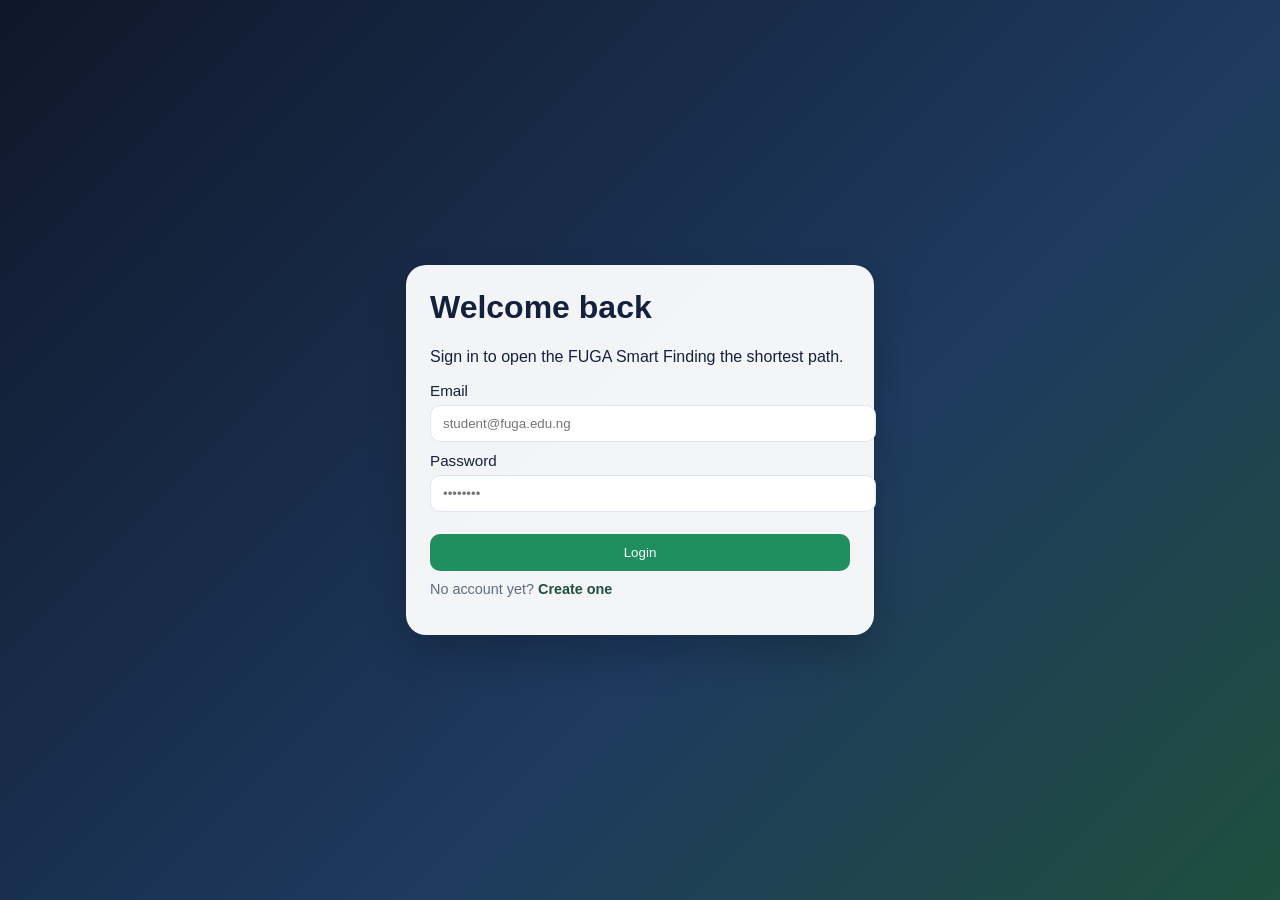
<file: index.html>
<!DOCTYPE html>
<html lang="en">
  <head>
    <meta charset="UTF-8" />
    <meta http-equiv="refresh" content="0; url=login.html" />
    <title>FUGA Navigation</title>
  </head>
  <body>
    Redirecting to the login page...
  </body>
</html>
</file>
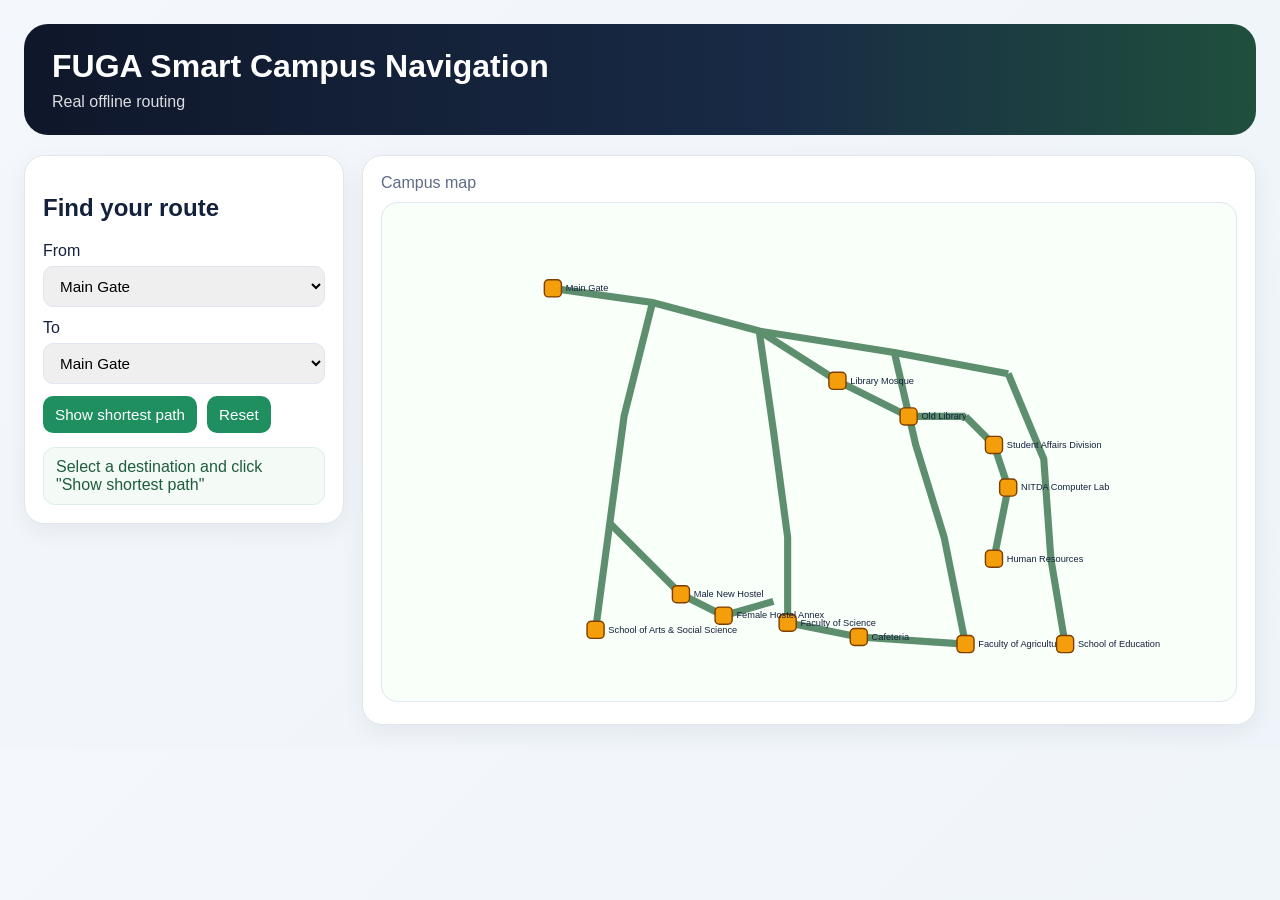
<file: dashboard-test.html>
<!DOCTYPE html>
<html lang="en">
  <head>
    <meta charset="UTF-8" />
    <meta name="viewport" content="width=device-width, initial-scale=1.0" />
    <title>FUGA Smart Campus Navigation</title>
    <style>
      :root {
        color-scheme: light;
        font-family: "Segoe UI", Roboto, Arial, sans-serif;
        --bg: #f4f7fb;
        --card: #ffffff;
        --text: #14213d;
        --muted: #5e6b85;
        --accent: #1f8f5f;
        --border: #dfe6ef;
      }
      * { box-sizing: border-box; }
      body { margin: 0; background: linear-gradient(135deg, #f4f7fb 0%, #eef4f9 100%); color: var(--text); }
      .app-shell { padding: 24px; }
      .hero {
        display: flex;
        justify-content: space-between;
        align-items: center;
        gap: 20px;
        margin-bottom: 20px;
        padding: 24px 28px;
        border-radius: 24px;
        background: linear-gradient(90deg, #0f172a, #182a45 60%, #1f4f3d);
        color: #fff;
      }
      .layout { display: grid; grid-template-columns: 320px 1fr; gap: 18px; }
      .card {
        background: var(--card);
        border: 1px solid var(--border);
        border-radius: 20px;
        padding: 18px;
        box-shadow: 0 8px 24px rgba(15, 23, 42, 0.06);
      }
      .field { display: flex; flex-direction: column; gap: 6px; margin-bottom: 12px; }
      select, button { border: 1px solid var(--border); border-radius: 10px; padding: 10px 12px; font-size: 0.95rem; }
      button { background: var(--accent); color: #fff; cursor: pointer; border: none; }
      .actions { display: flex; gap: 10px; margin-top: 6px; }
      #summary { margin-top: 14px; padding: 10px 12px; background: #f4fbf7; border: 1px solid #dcefe6; border-radius: 12px; color: #1f5c3d; min-height: 50px; }
      #campusMap { width: 100%; height: 500px; background: #f9fff9; border-radius: 16px; border: 1px solid var(--border); }
    </style>
  </head>
  <body>
    <div class="app-shell">
      <header class="hero">
        <div>
          <h1 style="margin: 0; font-size: 2rem; color: #fff;">FUGA Smart Campus Navigation</h1>
          <p style="margin: 8px 0 0 0; color: rgba(255,255,255,0.85);">Real offline routing</p>
        </div>
      </header>

      <main class="layout">
        <section class="sidebar">
          <div class="card">
            <h2>Find your route</h2>
            <label class="field">
              <span>From</span>
              <select id="startSelect"></select>
            </label>
            <label class="field">
              <span>To</span>
              <select id="endSelect"></select>
            </label>
            <div class="actions">
              <button id="routeBtn">Show shortest path</button>
              <button id="clearBtn">Reset</button>
            </div>
            <div id="summary"></div>
          </div>
        </section>

        <section class="card">
          <div style="margin-bottom: 10px; color: var(--muted);">Campus map</div>
          <svg id="campusMap" viewBox="0 0 1000 700"></svg>
        </section>
      </main>
    </div>

    <script>
      // ALL LOGIC INLINE - NO MODULES

      function dijkstra(graph, startNodeId, endNodeId) {
        const visited = new Set();
        const distances = {};
        const previous = {};
        const nodes = Object.keys(graph.nodes);

        nodes.forEach((nodeId) => {
          distances[nodeId] = Number.POSITIVE_INFINITY;
        });

        distances[startNodeId] = 0;

        while (visited.size < nodes.length) {
          let currentNode = null;
          let currentDistance = Number.POSITIVE_INFINITY;

          nodes.forEach((nodeId) => {
            if (!visited.has(nodeId) && distances[nodeId] < currentDistance) {
              currentNode = nodeId;
              currentDistance = distances[nodeId];
            }
          });

          if (!currentNode || currentDistance === Number.POSITIVE_INFINITY) break;

          visited.add(currentNode);

          const node = graph.nodes[currentNode];
          Object.entries(node.neighbors).forEach(([neighborId, weight]) => {
            const nextDistance = distances[currentNode] + weight;
            if (nextDistance < distances[neighborId]) {
              distances[neighborId] = nextDistance;
              previous[neighborId] = currentNode;
            }
          });

          if (currentNode === endNodeId) break;
        }

        if (distances[endNodeId] === Number.POSITIVE_INFINITY) return [];

        const path = [];
        let cursor = endNodeId;
        while (cursor) {
          path.unshift(cursor);
          cursor = previous[cursor];
        }

        return path;
      }

      function buildCampusGraph(roadsGeojson, buildingsGeojson) {
        const nodes = {};
        const coordMap = {}; // Map coordinates to node IDs for snapping

        const ensureNode = (id, label, x, y) => {
          // Check if a node already exists at this coordinate
          const coordKey = `${Math.round(x)},${Math.round(y)}`;
          if (coordMap[coordKey]) {
            return nodes[coordMap[coordKey]];
          }

          if (!nodes[id]) {
            nodes[id] = { id, label, x, y, neighbors: {} };
          }
          coordMap[coordKey] = id;
          return nodes[id];
        };

        const addEdge = (fromId, toId, weight) => {
          if (!nodes[fromId] || !nodes[toId]) return;
          nodes[fromId].neighbors[toId] = weight;
          nodes[toId].neighbors[fromId] = weight;
        };

        const distance = (a, b) => Math.hypot(a[0] - b[0], a[1] - b[1]);

        // Build road nodes and connect them
        roadsGeojson.features.forEach((feature) => {
          const coords = feature.geometry.coordinates;
          const roadName = feature.properties?.name || "Road";
          const nodeIds = [];

          // First, ensure all nodes exist (and snap to existing ones)
          for (let i = 0; i < coords.length; i++) {
            const coord = coords[i];
            const nodeId = `${roadName}-p${i}`;
            const node = ensureNode(nodeId, `${roadName} junction`, coord[0], coord[1]);
            nodeIds.push(node.id);
          }

          // Then connect adjacent nodes
          for (let i = 0; i < nodeIds.length - 1; i++) {
            addEdge(nodeIds[i], nodeIds[i + 1], distance(coords[i], coords[i + 1]));
          }
        });

        // Add buildings and connect to nearest road
        buildingsGeojson.features.forEach((building) => {
          const buildingId = building.properties?.id;
          const [x, y] = building.geometry.coordinates;
          
          // Always create the building node (don't snap to road nodes)
          if (!nodes[buildingId]) {
            nodes[buildingId] = { id: buildingId, label: building.properties?.name, x, y, neighbors: {} };
          }

          let nearestId = null;
          let nearestDistance = Number.POSITIVE_INFINITY;

          Object.values(nodes).forEach((node) => {
            if (node.id === buildingId) return;
            const d = Math.hypot(node.x - x, node.y - y);
            if (d < nearestDistance) {
              nearestDistance = d;
              nearestId = node.id;
            }
          });

          if (nearestId) {
            addEdge(buildingId, nearestId, nearestDistance * 0.35);
          }
        });

        return { nodes };
      }

      // Initialize app
      const svg = document.getElementById('campusMap');
      const startSelect = document.getElementById('startSelect');
      const endSelect = document.getElementById('endSelect');
      const routeBtn = document.getElementById('routeBtn');
      const clearBtn = document.getElementById('clearBtn');
      const summary = document.getElementById('summary');

      let graph = null;
      let buildingNames = [];
      let roadsGeojson = null;
      let buildingsGeojson = null;

      // Expose to window for debugging
      window.debugGraph = () => ({
        graph,
        buildingNames,
        nodeCount: graph ? Object.keys(graph.nodes).length : 0
      });

      async function init() {
        try {
          // Load data
          const [r1, r2] = await Promise.all([
            fetch('./data/roads.geojson').then(r => r.json()),
            fetch('./data/buildings.geojson').then(r => r.json())
          ]);
          roadsGeojson = r1;
          buildingsGeojson = r2;

          // Build graph
          graph = buildCampusGraph(roadsGeojson, buildingsGeojson);
          buildingNames = buildingsGeojson.features.map(f => f.properties?.name).filter(Boolean);

          // Populate selects
          const opts = buildingNames.map(n => `<option>${n}</option>`).join('');
          startSelect.innerHTML = opts;
          endSelect.innerHTML = opts;

          // Render campus
          svg.innerHTML = '';
          
          // Draw roads
          const roadGroup = document.createElementNS('http://www.w3.org/2000/svg', 'g');
          roadsGeojson.features.forEach(feature => {
            const coords = feature.geometry.coordinates;
            const pathData = coords.map((p, i) => `${i === 0 ? 'M' : 'L'} ${p[0]} ${p[1]}`).join(' ');
            const line = document.createElementNS('http://www.w3.org/2000/svg', 'path');
            line.setAttribute('d', pathData);
            line.setAttribute('stroke', '#5d8f6e');
            line.setAttribute('stroke-width', '10');
            line.setAttribute('fill', 'none');
            roadGroup.appendChild(line);
          });
          svg.appendChild(roadGroup);

          // Draw buildings
          const bldgGroup = document.createElementNS('http://www.w3.org/2000/svg', 'g');
          buildingsGeojson.features.forEach(feature => {
            const [x, y] = feature.geometry.coordinates;
            const rect = document.createElementNS('http://www.w3.org/2000/svg', 'rect');
            rect.setAttribute('x', x - 12);
            rect.setAttribute('y', y - 12);
            rect.setAttribute('width', '24');
            rect.setAttribute('height', '24');
            rect.setAttribute('rx', '6');
            rect.setAttribute('fill', '#f59e0b');
            rect.setAttribute('stroke', '#7c3f00');
            rect.setAttribute('stroke-width', '2');
            bldgGroup.appendChild(rect);

            const text = document.createElementNS('http://www.w3.org/2000/svg', 'text');
            text.setAttribute('x', x + 18);
            text.setAttribute('y', y + 4);
            text.setAttribute('fill', '#14213d');
            text.setAttribute('font-size', '13');
            text.textContent = feature.properties?.name;
            bldgGroup.appendChild(text);
          });
          svg.appendChild(bldgGroup);

          // Add route layer
          const routeGroup = document.createElementNS('http://www.w3.org/2000/svg', 'g');
          routeGroup.setAttribute('id', 'route-layer');
          svg.appendChild(routeGroup);

          summary.textContent = 'Select a destination and click "Show shortest path"';
        } catch (err) {
          summary.textContent = `Error: ${err.message}`;
          console.error(err);
        }
      }

      // Handle route button
      routeBtn.addEventListener('click', () => {
        const start = startSelect.value;
        const end = endSelect.value;
        const startId = buildingsGeojson.features.find(f => f.properties?.name === start)?.properties?.id;
        const endId = buildingsGeojson.features.find(f => f.properties?.name === end)?.properties?.id;

        if (!startId || !endId) {
          summary.textContent = 'Invalid selection';
          return;
        }

        const path = dijkstra(graph, startId, endId);
        const routeLayer = document.getElementById('route-layer');
        routeLayer.innerHTML = '';

        if (path.length > 0) {
          const points = path.map(id => {
            const node = graph.nodes[id];
            return `${node.x},${node.y}`;
          }).join(' ');

          const polyline = document.createElementNS('http://www.w3.org/2000/svg', 'polyline');
          polyline.setAttribute('points', points);
          polyline.setAttribute('fill', 'none');
          polyline.setAttribute('stroke', '#ef4444');
          polyline.setAttribute('stroke-width', '8');
          polyline.setAttribute('stroke-linecap', 'round');
          routeLayer.appendChild(polyline);

          let distance = 0;
          for (let i = 0; i < path.length - 1; i++) {
            const n1 = graph.nodes[path[i]];
            const n2 = graph.nodes[path[i + 1]];
            distance += Math.hypot(n1.x - n2.x, n1.y - n2.y);
          }
          const time = Math.max(4, Math.round((distance / 90) * 60));

          summary.innerHTML = `<strong>Route found!</strong><br/>Distance: ${distance.toFixed(1)} units · Time: ${time} min`;
        } else {
          summary.textContent = 'No route found';
        }
      });

      clearBtn.addEventListener('click', () => {
        document.getElementById('route-layer').innerHTML = '';
        summary.textContent = 'Select a destination';
      });

      // Start
      init();
    </script>
  </body>
</html>
</file>
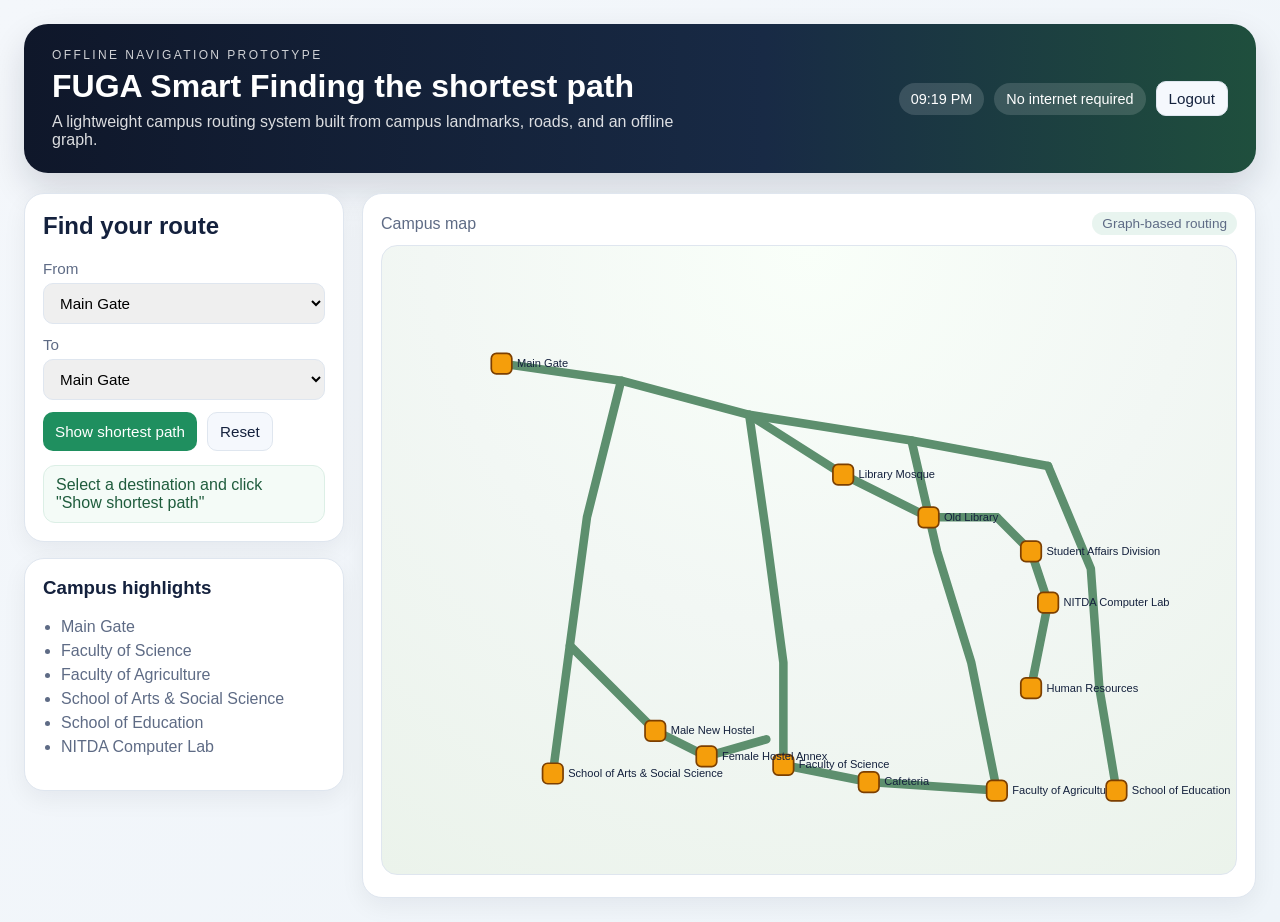
<file: dashboard.html>
<!DOCTYPE html>
<html lang="en">
  <head>
    <meta charset="UTF-8" />
    <meta name="viewport" content="width=device-width, initial-scale=1.0" />
    <title>FUGA Smart Finding the shortest path</title>
    <style>
      :root {
        color-scheme: light;
        font-family: "Segoe UI", Roboto, Arial, sans-serif;
        --bg: #f4f7fb;
        --card: #ffffff;
        --text: #14213d;
        --muted: #5e6b85;
        --accent: #1f8f5f;
        --border: #dfe6ef;
      }
      * { box-sizing: border-box; }
      body { margin: 0; background: linear-gradient(135deg, #f4f7fb 0%, #eef4f9 100%); color: var(--text); }
      .app-shell { padding: 24px; }
      .hero {
        display: flex;
        justify-content: space-between;
        align-items: center;
        gap: 20px;
        margin-bottom: 20px;
        padding: 24px 28px;
        border-radius: 24px;
        background: linear-gradient(90deg, #0f172a, #182a45 60%, #1f4f3d);
        color: #fff;
        box-shadow: 0 16px 35px rgba(15, 23, 42, 0.14);
      }
      .eyebrow { text-transform: uppercase; letter-spacing: 0.2em; font-size: 0.75rem; opacity: 0.8; margin: 0 0 6px; }
      .hero h1 { margin: 0 0 8px; font-size: 2rem; }
      .hero-copy { margin: 0; max-width: 640px; color: rgba(255,255,255,0.85); }
      .pill { padding: 8px 12px; border-radius: 999px; background: rgba(255,255,255,0.14); font-size: 0.9rem; }
      .hero-actions { display: flex; align-items: center; gap: 10px; }
      .logout-btn { background: #ef4444; padding: 8px 12px; }
      .layout { display: grid; grid-template-columns: 320px 1fr; gap: 18px; }
      .sidebar { display: flex; flex-direction: column; gap: 16px; }
      .card {
        background: var(--card);
        border: 1px solid var(--border);
        border-radius: 20px;
        padding: 18px;
        box-shadow: 0 8px 24px rgba(15, 23, 42, 0.06);
      }
      .card h2, .card h3 { margin-top: 0; }
      .field { display: flex; flex-direction: column; gap: 6px; margin-bottom: 12px; }
      .field span { font-size: 0.95rem; color: var(--muted); }
      select, button { border: 1px solid var(--border); border-radius: 10px; padding: 10px 12px; font-size: 0.95rem; }
      button { background: var(--accent); color: #fff; cursor: pointer; border: none; transition: transform 0.15s ease; }
      button:hover { transform: translateY(-1px); }
      button.ghost { background: #f5f8fd; color: var(--text); border: 1px solid var(--border); }
      .actions { display: flex; gap: 10px; margin-top: 6px; }
      #summary { margin-top: 14px; padding: 10px 12px; background: #f4fbf7; border: 1px solid #dcefe6; border-radius: 12px; color: #1f5c3d; min-height: 50px; }
      #campusMap { width: 100%; height: min(70vh, 700px); background: radial-gradient(circle at top, #f9fff9 0%, #f2f7f4 50%, #ebf3eb 100%); border-radius: 16px; border: 1px solid var(--border); }
      ul { padding-left: 18px; color: var(--muted); }
      li + li { margin-top: 6px; }
      @media (max-width: 960px) {
        .layout { grid-template-columns: 1fr; }
        .sidebar { order: 2; }
      }
    </style>
  </head>
  <body>
    <div class="app-shell">
      <header class="hero">
        <div>
          <p class="eyebrow">Offline navigation prototype</p>
          <h1>FUGA Smart Finding the shortest path</h1>
          <p class="hero-copy">
            A lightweight campus routing system built from campus landmarks, roads, and an offline graph.
          </p>
        </div>
        <div class="hero-actions">
          <div id="clock" class="pill">--:--</div>
          <div class="pill">No internet required</div>
          <button id="logoutBtn" class="ghost logout-btn">Logout</button>
        </div>
      </header>

      <main class="layout">
        <section class="sidebar">
          <div class="card">
            <h2>Find your route</h2>
            <label class="field">
              <span>From</span>
              <select id="startSelect"></select>
            </label>
            <label class="field">
              <span>To</span>
              <select id="endSelect"></select>
            </label>
            <div class="actions">
              <button id="routeBtn">Show shortest path</button>
              <button id="clearBtn" class="ghost">Reset</button>
            </div>
            <div id="summary"></div>
          </div>

          <div class="card">
            <h3>Campus highlights</h3>
            <ul>
              <li>Main Gate</li>
              <li>Faculty of Science</li>
              <li>Faculty of Agriculture</li>
              <li>School of Arts &amp; Social Science</li>
              <li>School of Education</li>
              <li>NITDA Computer Lab</li>
            </ul>
          </div>
        </section>

        <section class="card">
          <div style="display: flex; justify-content: space-between; align-items: center; margin-bottom: 10px; color: var(--muted);">
            <span>Campus map</span>
            <span style="padding: 4px 10px; border-radius: 20px; background: rgba(31, 143, 95, 0.1); font-size: 0.85rem;">Graph-based routing</span>
          </div>
          <svg id="campusMap" viewBox="0 0 1000 700" role="img" aria-label="Campus navigation map"></svg>
        </section>
      </main>
    </div>

    <script>
      // Dijkstra's shortest path algorithm
      function dijkstra(graph, startNodeId, endNodeId) {
        const visited = new Set();
        const distances = {};
        const previous = {};
        const nodes = Object.keys(graph.nodes);

        nodes.forEach(nodeId => {
          distances[nodeId] = Number.POSITIVE_INFINITY;
        });

        distances[startNodeId] = 0;

        while (visited.size < nodes.length) {
          let currentNode = null;
          let currentDistance = Number.POSITIVE_INFINITY;

          nodes.forEach(nodeId => {
            if (!visited.has(nodeId) && distances[nodeId] < currentDistance) {
              currentNode = nodeId;
              currentDistance = distances[nodeId];
            }
          });

          if (!currentNode || currentDistance === Number.POSITIVE_INFINITY) break;

          visited.add(currentNode);

          const node = graph.nodes[currentNode];
          Object.entries(node.neighbors).forEach(([neighborId, weight]) => {
            const nextDistance = distances[currentNode] + weight;
            if (nextDistance < distances[neighborId]) {
              distances[neighborId] = nextDistance;
              previous[neighborId] = currentNode;
            }
          });

          if (currentNode === endNodeId) break;
        }

        if (distances[endNodeId] === Number.POSITIVE_INFINITY) return [];

        const path = [];
        let cursor = endNodeId;
        while (cursor) {
          path.unshift(cursor);
          cursor = previous[cursor];
        }

        return path;
      }

      // Build campus routing graph from GeoJSON
      function buildCampusGraph(roadsGeojson, buildingsGeojson) {
        const nodes = {};
        const coordMap = {};

        const ensureNode = (id, label, x, y) => {
          const coordKey = `${Math.round(x)},${Math.round(y)}`;
          if (coordMap[coordKey]) {
            return nodes[coordMap[coordKey]];
          }

          if (!nodes[id]) {
            nodes[id] = { id, label, x, y, neighbors: {} };
          }
          coordMap[coordKey] = id;
          return nodes[id];
        };

        const addEdge = (fromId, toId, weight) => {
          if (!nodes[fromId] || !nodes[toId]) return;
          nodes[fromId].neighbors[toId] = weight;
          nodes[toId].neighbors[fromId] = weight;
        };

        const distance = (a, b) => Math.hypot(a[0] - b[0], a[1] - b[1]);

        // Add road nodes and connect them
        roadsGeojson.features.forEach(feature => {
          const coords = feature.geometry.coordinates;
          const roadName = feature.properties?.name || "Road";
          const nodeIds = [];

          for (let i = 0; i < coords.length; i++) {
            const coord = coords[i];
            const nodeId = `${roadName}-p${i}`;
            const node = ensureNode(nodeId, `${roadName} junction`, coord[0], coord[1]);
            nodeIds.push(node.id);
          }

          for (let i = 0; i < nodeIds.length - 1; i++) {
            addEdge(nodeIds[i], nodeIds[i + 1], distance(coords[i], coords[i + 1]));
          }
        });

        // Add buildings and connect to nearest road
        buildingsGeojson.features.forEach(building => {
          const buildingId = building.properties?.id;
          const [x, y] = building.geometry.coordinates;
          
          if (!nodes[buildingId]) {
            nodes[buildingId] = { id: buildingId, label: building.properties?.name, x, y, neighbors: {} };
          }

          let nearestId = null;
          let nearestDistance = Number.POSITIVE_INFINITY;

          Object.values(nodes).forEach(node => {
            if (node.id === buildingId) return;
            const d = Math.hypot(node.x - x, node.y - y);
            if (d < nearestDistance) {
              nearestDistance = d;
              nearestId = node.id;
            }
          });

          if (nearestId) {
            const dist = Math.hypot(nodes[nearestId].x - x, nodes[nearestId].y - y);
            addEdge(buildingId, nearestId, dist * 0.35);
          }
        });

        return { nodes };
      }

      // Initialize app
      const svg = document.getElementById('campusMap');
      const startSelect = document.getElementById('startSelect');
      const endSelect = document.getElementById('endSelect');
      const routeBtn = document.getElementById('routeBtn');
      const clearBtn = document.getElementById('clearBtn');
      const logoutBtn = document.getElementById('logoutBtn');
      const clock = document.getElementById('clock');
      const summary = document.getElementById('summary');

      let graph = null;
      let buildingNames = [];
      let roadsGeojson = null;
      let buildingsGeojson = null;

      function updateClock() {
        if (clock) {
          clock.textContent = new Date().toLocaleTimeString([], { hour: '2-digit', minute: '2-digit' });
        }
      }

      async function init() {
        try {
          const [r1, r2] = await Promise.all([
            fetch('./data/roads.geojson').then(r => r.json()),
            fetch('./data/buildings.geojson').then(r => r.json())
          ]);
          roadsGeojson = r1;
          buildingsGeojson = r2;

          graph = buildCampusGraph(roadsGeojson, buildingsGeojson);
          buildingNames = buildingsGeojson.features.map(f => f.properties?.name).filter(Boolean);

          const opts = buildingNames.map(n => `<option>${n}</option>`).join('');
          startSelect.innerHTML = opts;
          endSelect.innerHTML = opts;

          // Render roads
          svg.innerHTML = '';
          const roadGroup = document.createElementNS('http://www.w3.org/2000/svg', 'g');
          roadsGeojson.features.forEach(feature => {
            const coords = feature.geometry.coordinates;
            const pathData = coords.map((p, i) => `${i === 0 ? 'M' : 'L'} ${p[0]} ${p[1]}`).join(' ');
            const line = document.createElementNS('http://www.w3.org/2000/svg', 'path');
            line.setAttribute('d', pathData);
            line.setAttribute('stroke', '#5d8f6e');
            line.setAttribute('stroke-width', '10');
            line.setAttribute('fill', 'none');
            line.setAttribute('stroke-linecap', 'round');
            line.setAttribute('stroke-linejoin', 'round');
            roadGroup.appendChild(line);
          });
          svg.appendChild(roadGroup);

          // Render buildings
          const bldgGroup = document.createElementNS('http://www.w3.org/2000/svg', 'g');
          buildingsGeojson.features.forEach(feature => {
            const [x, y] = feature.geometry.coordinates;
            const rect = document.createElementNS('http://www.w3.org/2000/svg', 'rect');
            rect.setAttribute('x', x - 12);
            rect.setAttribute('y', y - 12);
            rect.setAttribute('width', '24');
            rect.setAttribute('height', '24');
            rect.setAttribute('rx', '6');
            rect.setAttribute('fill', '#f59e0b');
            rect.setAttribute('stroke', '#7c3f00');
            rect.setAttribute('stroke-width', '2');
            bldgGroup.appendChild(rect);

            const text = document.createElementNS('http://www.w3.org/2000/svg', 'text');
            text.setAttribute('x', x + 18);
            text.setAttribute('y', y + 4);
            text.setAttribute('fill', '#14213d');
            text.setAttribute('font-size', '13');
            text.textContent = feature.properties?.name;
            bldgGroup.appendChild(text);
          });
          svg.appendChild(bldgGroup);

          const routeGroup = document.createElementNS('http://www.w3.org/2000/svg', 'g');
          routeGroup.setAttribute('id', 'route-layer');
          svg.appendChild(routeGroup);

          updateClock();
          setInterval(updateClock, 1000);
          summary.textContent = 'Select a destination and click "Show shortest path"';
        } catch (err) {
          summary.textContent = `Error: ${err.message}`;
          console.error(err);
        }
      }

      // Route button handler
      routeBtn.addEventListener('click', () => {
        const start = startSelect.value;
        const end = endSelect.value;
        const startId = buildingsGeojson.features.find(f => f.properties?.name === start)?.properties?.id;
        const endId = buildingsGeojson.features.find(f => f.properties?.name === end)?.properties?.id;

        if (!startId || !endId) {
          summary.textContent = 'Invalid selection';
          return;
        }

        const path = dijkstra(graph, startId, endId);
        const routeLayer = document.getElementById('route-layer');
        routeLayer.innerHTML = '';

        if (path.length > 1) {
          const points = path.map(id => {
            const node = graph.nodes[id];
            return `${node.x},${node.y}`;
          }).join(' ');

          const polyline = document.createElementNS('http://www.w3.org/2000/svg', 'polyline');
          polyline.setAttribute('points', points);
          polyline.setAttribute('fill', 'none');
          polyline.setAttribute('stroke', '#ef4444');
          polyline.setAttribute('stroke-width', '8');
          polyline.setAttribute('stroke-linecap', 'round');
          polyline.setAttribute('stroke-linejoin', 'round');
          polyline.setAttribute('opacity', '0.95');
          routeLayer.appendChild(polyline);

          let distance = 0;
          for (let i = 0; i < path.length - 1; i++) {
            const n1 = graph.nodes[path[i]];
            const n2 = graph.nodes[path[i + 1]];
            distance += Math.hypot(n1.x - n2.x, n1.y - n2.y);
          }
          const distanceMeters = Math.round(distance * 2.5);
          const time = Math.max(20, Math.ceil(distanceMeters / 80));

          summary.innerHTML = `<strong>Route found!</strong><br/>Distance: ${distanceMeters.toLocaleString()} meters · Walking time: ${time} min`;
        } else {
          summary.textContent = 'No route found';
        }
      });

      // Clear button handler
      clearBtn.addEventListener('click', () => {
        document.getElementById('route-layer').innerHTML = '';
        summary.textContent = 'Select a destination';
      });

      logoutBtn.addEventListener('click', () => {
        window.location.href = 'login.html';
      });

      // Load data and initialize
      init();
    </script>
  </body>
</html>
</file>
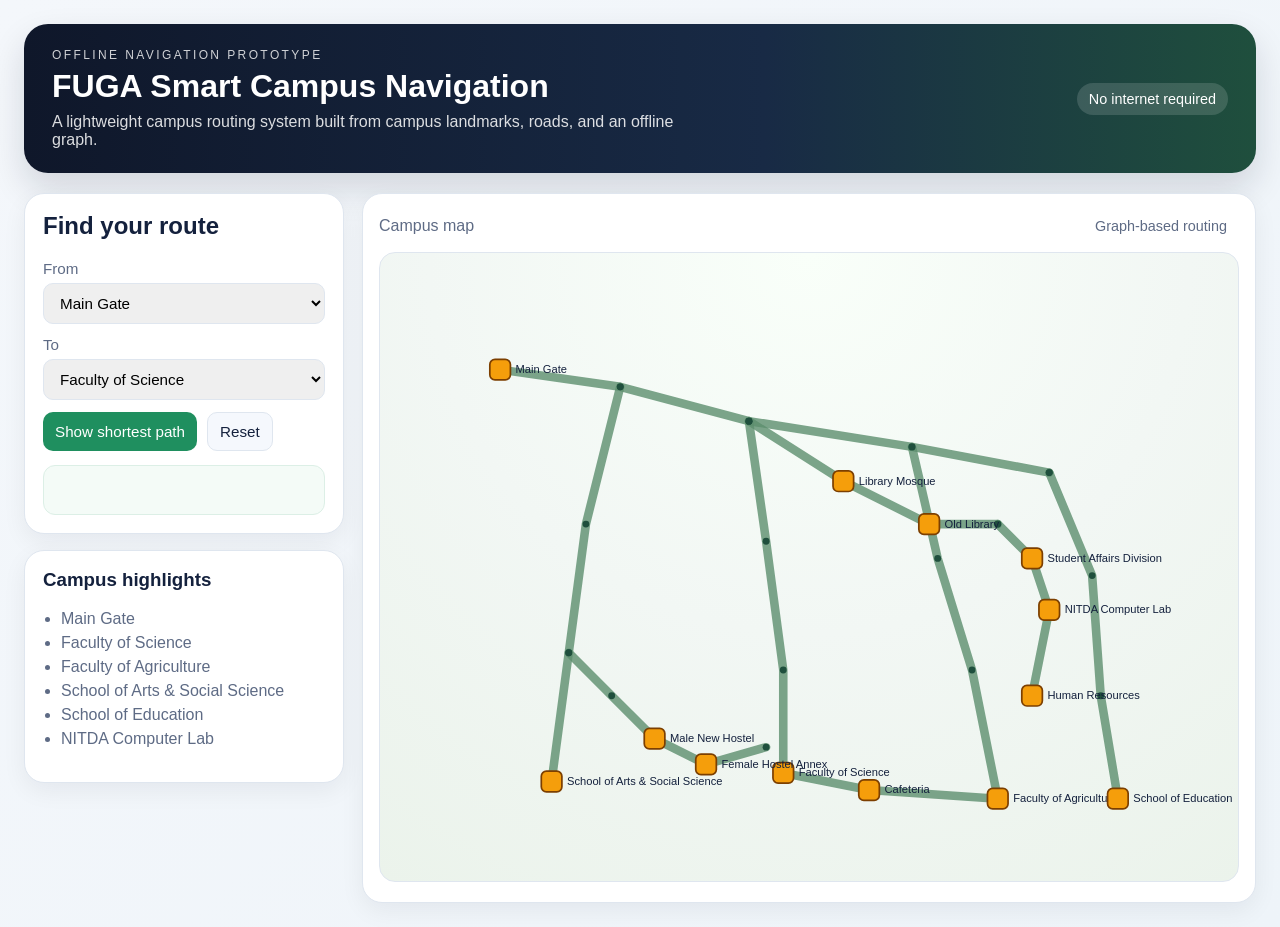
<file: dashboard1.html>
<!DOCTYPE html>
<html lang="en">
  <head>
    <meta charset="UTF-8" />
    <meta name="viewport" content="width=device-width, initial-scale=1.0" />
    <title>FUGA Smart Campus Navigation</title>
    <link rel="stylesheet" href="css/dashboard.css" />
  </head>
  <body>
    <div class="app-shell">
      <header class="hero">
        <div>
          <p class="eyebrow">Offline navigation prototype</p>
          <h1>FUGA Smart Campus Navigation</h1>
          <p class="hero-copy">
            A lightweight campus routing system built from campus landmarks, roads, and an offline graph.
          </p>
        </div>
        <div class="pill">No internet required</div>
      </header>

      <main class="layout">
        <section class="sidebar">
          <div class="card">
            <h2>Find your route</h2>
            <label class="field">
              <span>From</span>
              <select id="startSelect"></select>
            </label>
            <label class="field">
              <span>To</span>
              <select id="endSelect"></select>
            </label>
            <div class="actions">
              <button id="routeBtn">Show shortest path</button>
              <button id="clearBtn" class="ghost">Reset</button>
            </div>
            <div id="summary" class="summary"></div>
          </div>

          <div class="card">
            <h3>Campus highlights</h3>
            <ul>
              <li>Main Gate</li>
              <li>Faculty of Science</li>
              <li>Faculty of Agriculture</li>
              <li>School of Arts &amp; Social Science</li>
              <li>School of Education</li>
              <li>NITDA Computer Lab</li>
            </ul>
          </div>
        </section>

        <section class="card map-card">
          <div class="map-toolbar">
            <span id="mapTitle">Campus map</span>
            <span class="badge">Graph-based routing</span>
          </div>
          <svg id="campusMap" viewBox="0 0 1000 700" role="img" aria-label="Campus navigation map"></svg>
        </section>
      </main>
    </div>

    <script type="module" src="js/map.js"></script>
  </body>
</html>
</file>
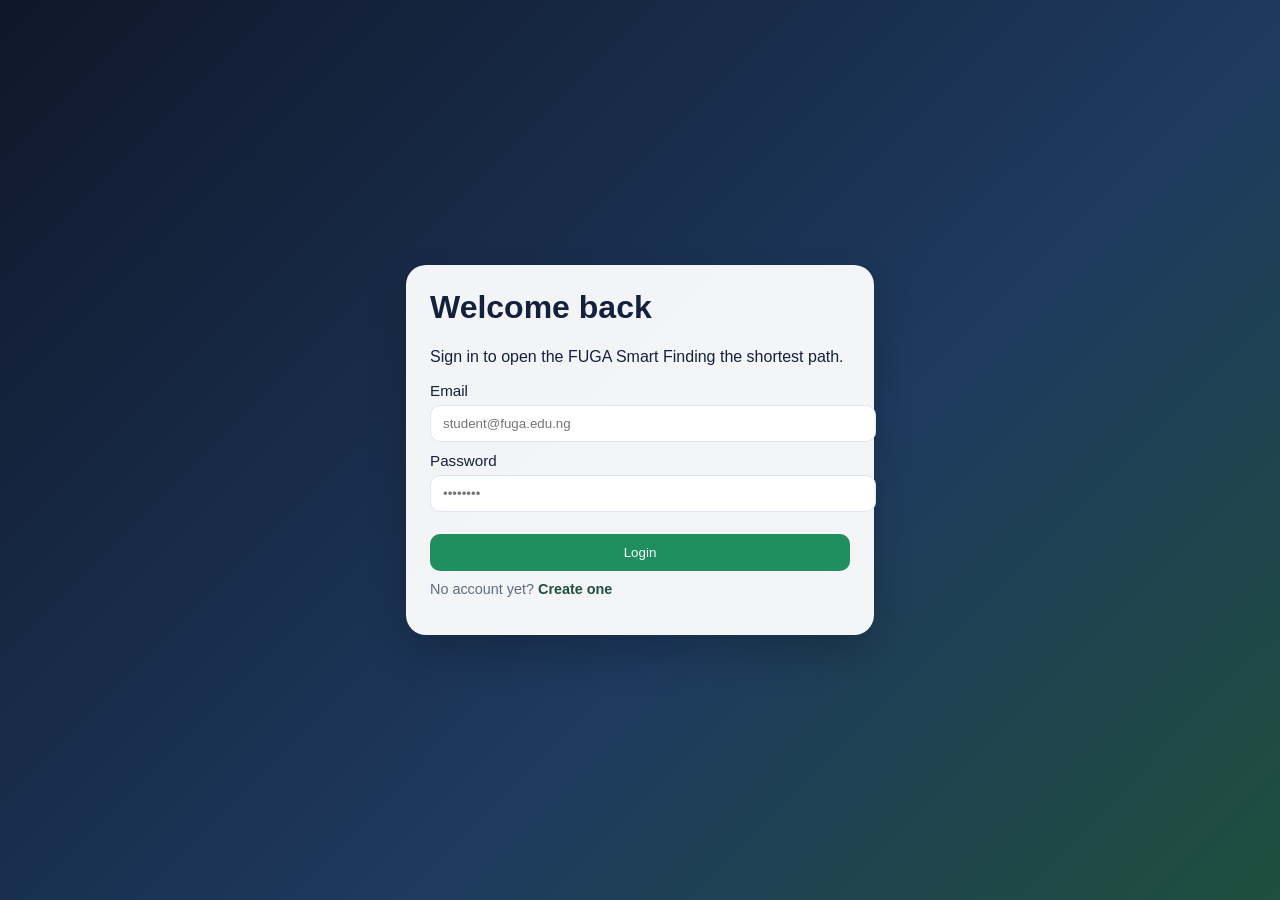
<file: login.html>
<!DOCTYPE html>
<html lang="en">
  <head>
    <meta charset="UTF-8" />
    <meta name="viewport" content="width=device-width, initial-scale=1.0" />
    <title>FUGA Smart Finding the shortest pathLogin</title>
    <style>
      :root { color-scheme: light; font-family:Segoe UI, Arial, sans-serif; }
      body { margin:0; min-height:100vh; display:grid; place-items:center; background:linear-gradient(135deg,#0f172a,#1e3a5f 60%,#1f4f3d); color:#fff; }
      .card { width:min(92vw, 420px); padding:24px; border-radius:20px; background:rgba(255,255,255,0.95); color:#14213d; box-shadow:0 20px 40px rgba(0,0,0,0.2); }
      h1 { margin-top:0; }
      label { display:block; margin-bottom:10px; font-size:0.95rem; }
      input { width:100%; padding:10px 12px; border-radius:10px; border:1px solid #dfe6ef; margin-top:6px; }
      button { width:100%; margin-top:12px; padding:11px 12px; border:none; border-radius:10px; background:#1f8f5f; color:#fff; cursor:pointer; }
      a { color:#1f4f3d; text-decoration:none; font-weight:600; }
      .muted { color:#5e6b85; font-size:0.9rem; margin-top:10px; }
    </style>
  </head>
  <body>
    <div class="card">
      <h1>Welcome back</h1>
      <p>Sign in to open the FUGA Smart Finding the shortest path.</p>
      <form action="dashboard.html">
        <label>
          Email
          <input type="email" placeholder="student@fuga.edu.ng" required />
        </label>
        <label>
          Password
          <input type="password" placeholder="••••••••" required />
        </label>
        <button type="submit">Login</button>
      </form>
      <p class="muted">No account yet? <a href="signup.html">Create one</a></p>
    </div>
  </body>
</html>
</file>
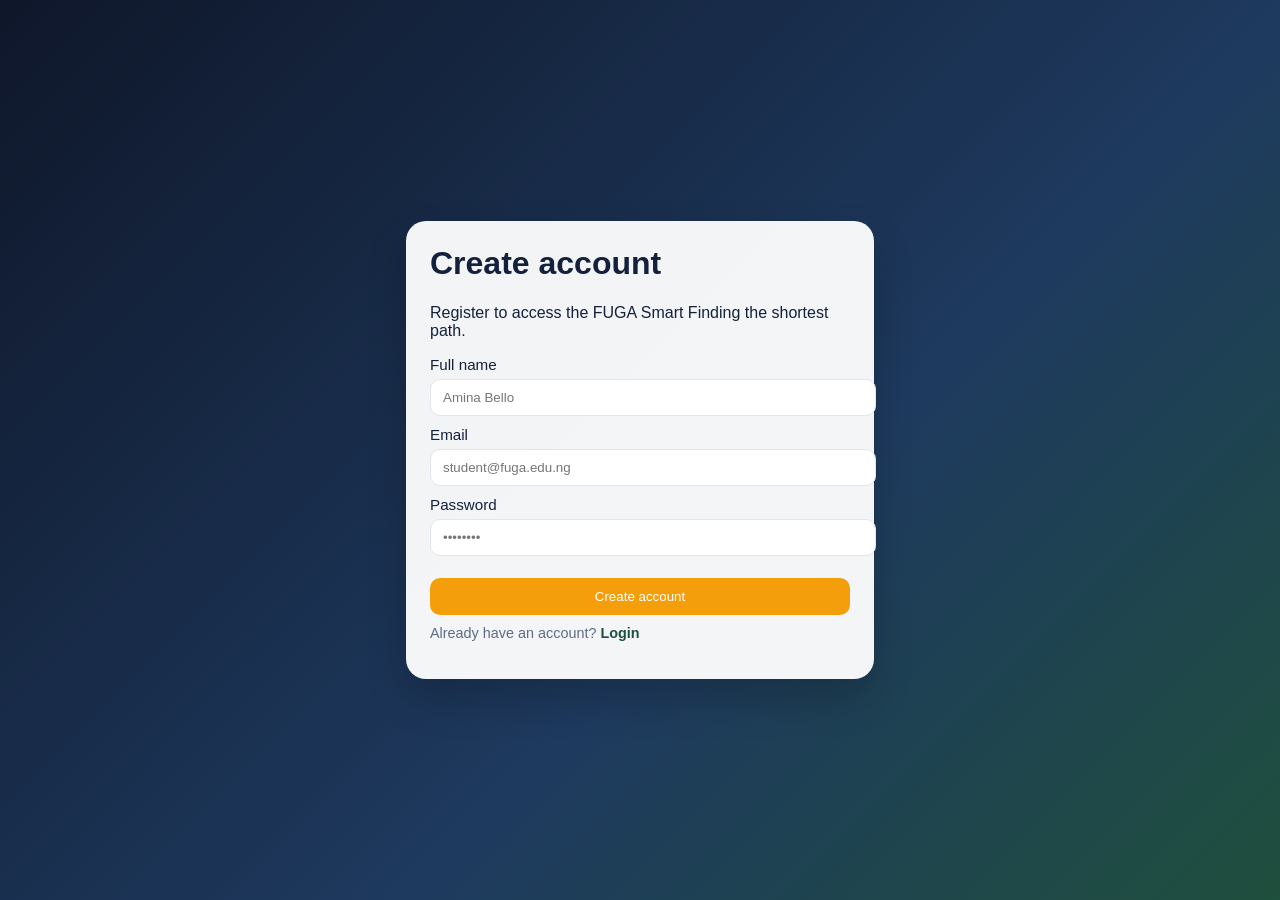
<file: signup.html>
<!DOCTYPE html>
<html lang="en">
  <head>
    <meta charset="UTF-8" />
    <meta name="viewport" content="width=device-width, initial-scale=1.0" />
    <title>FUGA Smart Finding the shortest path Sign Up</title>
    <style>
      :root { color-scheme: light; font-family:Segoe UI, Arial, sans-serif; }
      body { margin:0; min-height:100vh; display:grid; place-items:center; background:linear-gradient(135deg,#0f172a,#1e3a5f 60%,#1f4f3d); color:#fff; }
      .card { width:min(92vw, 420px); padding:24px; border-radius:20px; background:rgba(255,255,255,0.95); color:#14213d; box-shadow:0 20px 40px rgba(0,0,0,0.2); }
      h1 { margin-top:0; }
      label { display:block; margin-bottom:10px; font-size:0.95rem; }
      input { width:100%; padding:10px 12px; border-radius:10px; border:1px solid #dfe6ef; margin-top:6px; }
      button { width:100%; margin-top:12px; padding:11px 12px; border:none; border-radius:10px; background:#f59e0b; color:#fff; cursor:pointer; }
      a { color:#1f4f3d; text-decoration:none; font-weight:600; }
      .muted { color:#5e6b85; font-size:0.9rem; margin-top:10px; }
    </style>
  </head>
  <body>
    <div class="card">
      <h1>Create account</h1>
      <p>Register to access the FUGA Smart Finding the shortest path.</p>
      <form action="dashboard.html">
        <label>
          Full name
          <input type="text" placeholder="Amina Bello" required />
        </label>
        <label>
          Email
          <input type="email" placeholder="student@fuga.edu.ng" required />
        </label>
        <label>
          Password
          <input type="password" placeholder="••••••••" required />
        </label>
        <button type="submit">Create account</button>
      </form>
      <p class="muted">Already have an account? <a href="login.html">Login</a></p>
    </div>
  </body>
</html>
</file>
<file: css/dashboard.css>
:root {
  color-scheme: light;
  font-family: "Segoe UI", Roboto, Arial, sans-serif;
  --bg: #f4f7fb;
  --card: #ffffff;
  --text: #14213d;
  --muted: #5e6b85;
  --accent: #1f8f5f;
  --accent-2: #f59e0b;
  --border: #dfe6ef;
}

* { box-sizing: border-box; }
body {
  margin: 0;
  background: linear-gradient(135deg, #f4f7fb 0%, #eef4f9 100%);
  color: var(--text);
}

.app-shell { padding: 24px; }
.hero {
  display: flex;
  justify-content: space-between;
  align-items: center;
  gap: 20px;
  margin-bottom: 20px;
  padding: 24px 28px;
  border-radius: 24px;
  background: linear-gradient(90deg, #0f172a, #182a45 60%, #1f4f3d);
  color: #fff;
  box-shadow: 0 16px 35px rgba(15, 23, 42, 0.14);
}
.eyebrow { text-transform: uppercase; letter-spacing: 0.2em; font-size: 0.75rem; opacity: 0.8; margin: 0 0 6px; }
.hero h1 { margin: 0 0 8px; font-size: 2rem; }
.hero-copy { margin: 0; max-width: 640px; color: rgba(255,255,255,0.85); }
.pill, .badge {
  padding: 8px 12px;
  border-radius: 999px;
  background: rgba(255,255,255,0.14);
  font-size: 0.9rem;
  white-space: nowrap;
}

.layout { display: grid; grid-template-columns: 320px 1fr; gap: 18px; }
.sidebar { display: flex; flex-direction: column; gap: 16px; }
.card {
  background: var(--card);
  border: 1px solid var(--border);
  border-radius: 20px;
  padding: 18px;
  box-shadow: 0 8px 24px rgba(15, 23, 42, 0.06);
}
.card h2, .card h3 { margin-top: 0; }
.field { display: flex; flex-direction: column; gap: 6px; margin-bottom: 12px; }
.field span { font-size: 0.95rem; color: var(--muted); }
select, button {
  border: 1px solid var(--border);
  border-radius: 10px;
  padding: 10px 12px;
  font-size: 0.95rem;
}
button {
  background: var(--accent);
  color: #fff;
  cursor: pointer;
  border: none;
  transition: transform 0.15s ease;
}
button:hover { transform: translateY(-1px); }
button.ghost {
  background: #f5f8fd;
  color: var(--text);
  border: 1px solid var(--border);
}
.actions { display: flex; gap: 10px; margin-top: 6px; }
.summary {
  margin-top: 14px;
  padding: 10px 12px;
  background: #f4fbf7;
  border: 1px solid #dcefe6;
  border-radius: 12px;
  color: #1f5c3d;
  min-height: 50px;
}
.map-card { padding: 16px; }
.map-toolbar {
  display: flex;
  justify-content: space-between;
  align-items: center;
  margin-bottom: 10px;
  color: var(--muted);
}
#campusMap {
  width: 100%;
  height: min(70vh, 700px);
  background: radial-gradient(circle at top, #f9fff9 0%, #f2f7f4 50%, #ebf3eb 100%);
  border-radius: 16px;
  border: 1px solid var(--border);
}
ul { padding-left: 18px; color: var(--muted); }
li + li { margin-top: 6px; }

@media (max-width: 960px) {
  .layout { grid-template-columns: 1fr; }
  .sidebar { order: 2; }
}
</file>
